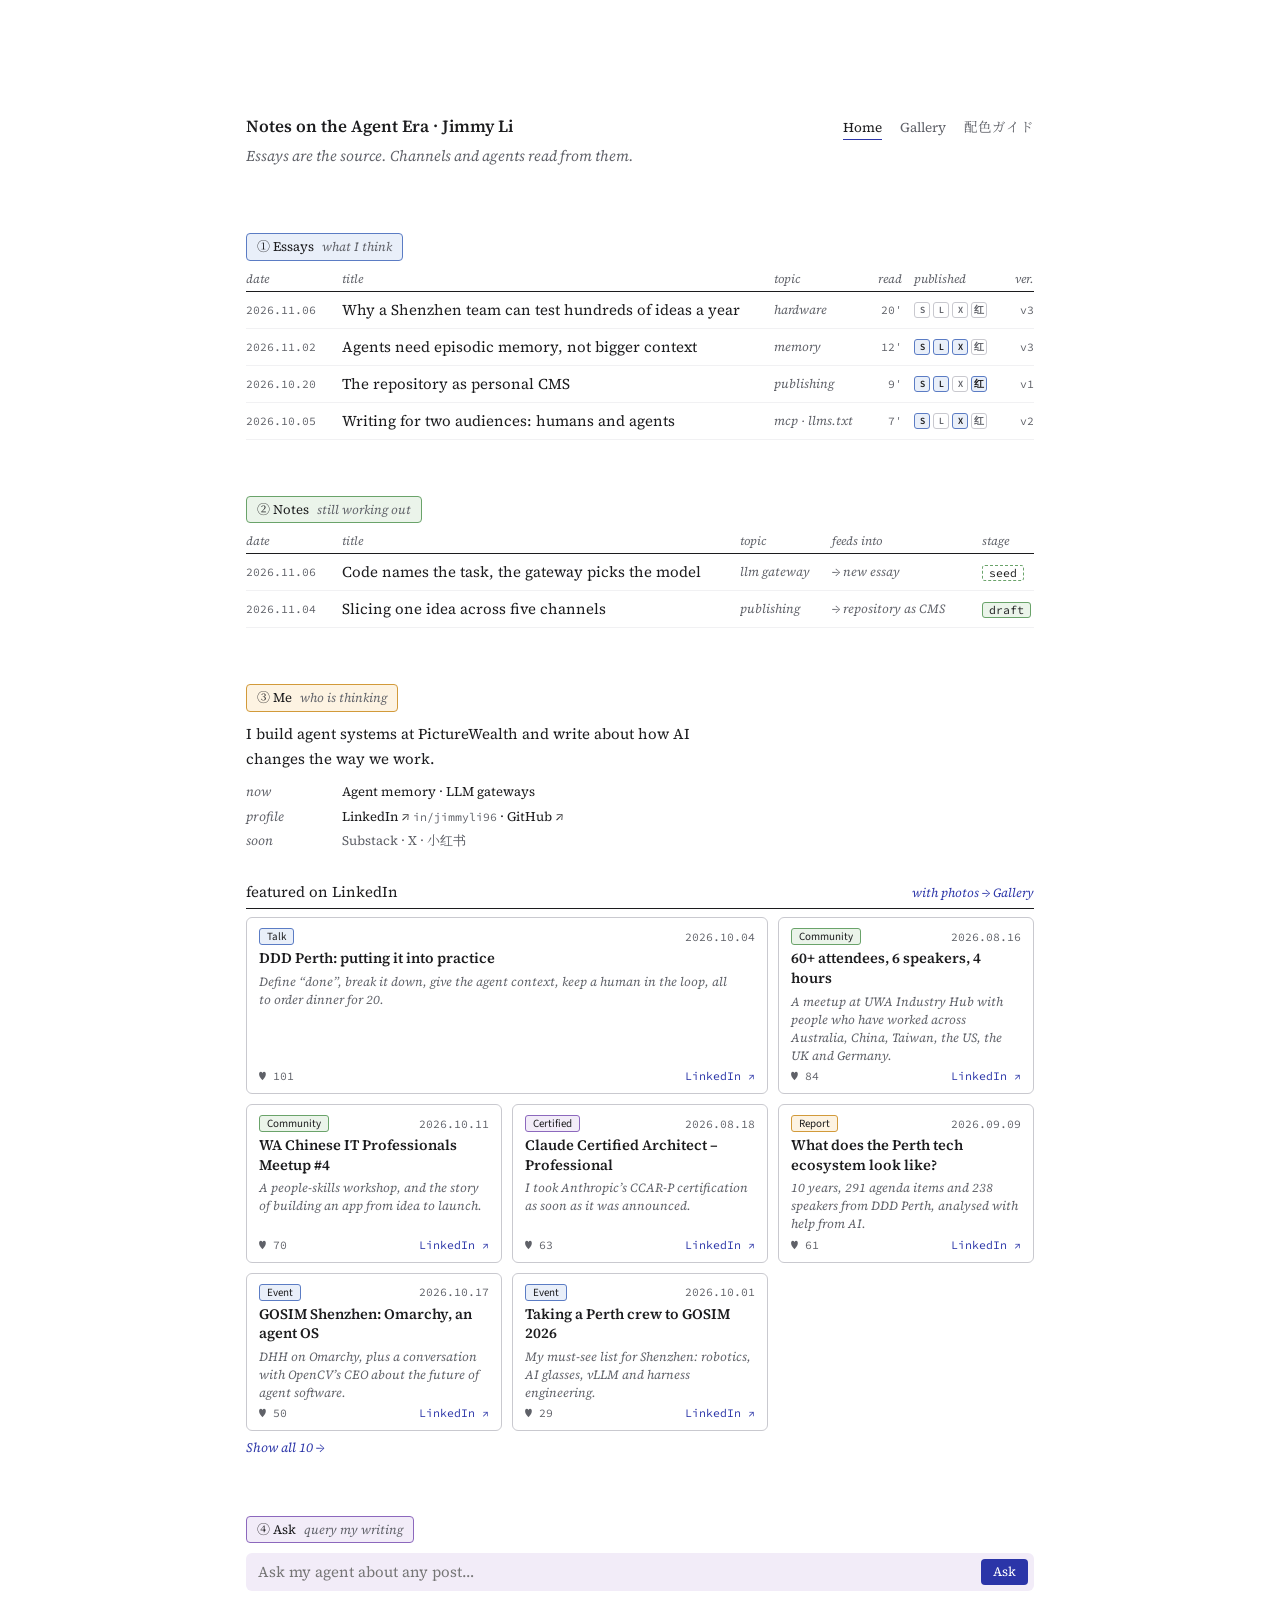
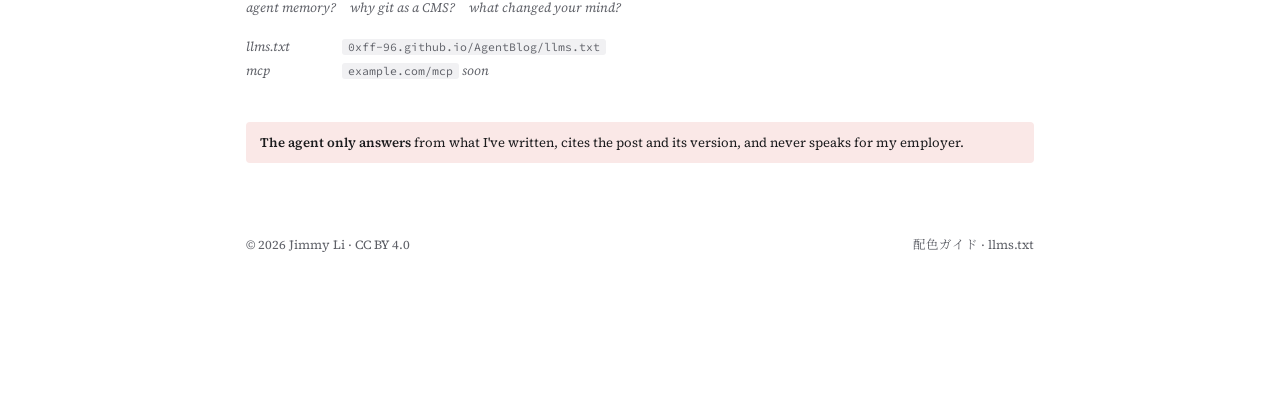
<file: index.html>
<!doctype html>
<html lang="en">
<head>
<meta charset="utf-8">
<meta name="viewport" content="width=device-width, initial-scale=1">
<title>Notes on the Agent Era</title>
<link rel="alternate" type="text/plain" href="llms.txt" title="LLM index">
<link rel="me" href="https://www.linkedin.com/in/jimmyli96/">
<link href="https://fonts.googleapis.com/css2?family=Source+Serif+4:ital,opsz,wght@0,8..60,400;0,8..60,600;1,8..60,400&family=Noto+Serif+JP:wght@400;600&family=Source+Sans+3:wght@400;600&family=Source+Code+Pro&display=swap" rel="stylesheet">
<link rel="stylesheet" href="styles/tokens.css?v=3">
<style>
*{box-sizing:border-box;margin:0;padding:0}
body{background:var(--bg);color:var(--ink);font:15px/1.65 var(--serif)}
a{color:inherit;text-decoration:none;transition:color .2s}
a:hover{color:var(--wire)}
.chip{font:11.5px var(--mono);background:var(--chip);color:var(--mute);padding:1px 6px;border-radius:3px;white-space:nowrap}
.wrap{max-width:820px;margin:0 auto;padding:112px 16px 144px}

header{margin-bottom:64px}
header h1{font-weight:600;font-size:17px}
header p{color:var(--mute);font-style:italic;margin-top:4px}
.hn{display:flex;justify-content:space-between;align-items:baseline;flex-wrap:wrap;gap:8px}
.hn nav{display:flex;gap:18px;font-size:13.5px}
.hn nav a{color:var(--mute)}
.hn nav a:hover{color:var(--wire)}
.hn nav a.on{color:var(--ink);border-bottom:1.5px solid var(--wire)}

section{margin-bottom:56px}
.lab{display:inline-flex;gap:8px;align-items:baseline;font-size:13px;padding:2px 10px;border-radius:4px;border:1.5px solid;margin-bottom:10px}
.lab i{color:var(--mute);font-size:12.5px}
.blue{background:var(--blue-bg);border-color:var(--blue-bd)}
.green{background:var(--green-bg);border-color:var(--green-bd)}
.amber{background:var(--amber-bg);border-color:var(--amber-bd)}
.violet{background:var(--violet-bg);border-color:var(--violet-bd)}

.tbl{display:grid}
.tbl.e{grid-template-columns:96px minmax(0,1fr) 100px 40px 88px 32px}
.tbl.n{grid-template-columns:96px minmax(0,1fr) 92px 150px 52px}
.tbl .h,.tbl .row{display:contents}
.tbl .h span{font:italic 12px var(--serif);color:var(--mute);padding:0 12px 4px 0;border-bottom:1px solid var(--ink)}
.tbl .row>*{padding:5px 12px 5px 0;border-bottom:1px solid var(--chip);line-height:26px;white-space:nowrap;overflow:hidden;text-overflow:ellipsis}
.tbl .row>:last-child,.tbl .h>:last-child{padding-right:0}
.tbl .row:hover>*{color:var(--wire);background:color-mix(in srgb,var(--blue-bg) 50%,transparent)}
.tbl .r-al{text-align:right}
.tp{font-size:12.5px;color:var(--mute);font-style:italic}
.num{font:11.5px var(--mono);color:var(--mute)}
.tbl .row>.ch{display:flex;gap:3px;align-items:center}
.ch i{font:600 9.5px var(--sans);font-style:normal;width:16px;height:16px;display:inline-grid;place-items:center;border-radius:3px;border:1px solid var(--hair);color:var(--mute)}
.ch i.on{background:var(--blue-bg);border-color:var(--blue-bd);color:var(--ink)}
.st{font:11.5px var(--mono);padding:0 6px;border-radius:3px;border:1px dashed var(--green-bd)}
.st.grow{border-style:solid;background:var(--green-bg)}
.n .row:hover>*{background:color-mix(in srgb,var(--green-bg) 60%,transparent)}

.me p{max-width:480px}
.kv{display:grid;grid-template-columns:84px 1fr;gap:3px 12px;margin-top:10px;font-size:13px}
.kv dt{color:var(--mute);font-style:italic}

form{display:flex;gap:8px;background:var(--violet-bg);border-radius:6px;padding:6px 6px 6px 12px}
form input{flex:1;border:0;background:none;font:inherit;color:var(--ink);outline:none}
form button{border:0;background:var(--wire);color:#fff;font:inherit;font-size:13px;border-radius:4px;padding:2px 12px;cursor:pointer}
.sug{display:flex;gap:14px;flex-wrap:wrap;margin-top:8px}
.sug button{font:italic 13px var(--serif);color:var(--mute);background:none;border:0;cursor:pointer;padding:0}
.sug button:hover{color:var(--wire)}
#out{display:grid;gap:6px;margin-top:10px}
#out p{border-left:2px solid var(--violet-bd);padding-left:10px}
#out p.u{border:0;padding:0;color:var(--mute);font-style:italic}

.note{background:var(--rose-bg);border-radius:4px;padding:10px 14px;font-size:13px;margin-top:-16px}
.note b{font-weight:600}
footer{margin-top:72px;display:flex;justify-content:space-between;gap:8px;flex-wrap:wrap;color:var(--mute);font-size:12.5px}

.r{opacity:0;transform:translateY(8px);transition:opacity .6s ease,transform .6s cubic-bezier(.2,.7,.2,1)}
.r.in{opacity:1;transform:none}
@media (prefers-reduced-motion:reduce){.r{opacity:1;transform:none;transition:none}}
@media (max-width:640px){.wrap{padding:64px 16px 96px}.kv{grid-template-columns:1fr}
  .tbl.e{grid-template-columns:84px minmax(0,1fr) 32px}.tbl.n{grid-template-columns:84px minmax(0,1fr) 52px}
  .tbl .h,.tbl .hide{display:none}}

/* featured LinkedIn gallery */
.fh{display:flex;justify-content:space-between;align-items:baseline;margin:28px 0 8px;padding-bottom:4px;border-bottom:1px solid var(--ink)}
.fh i{font-size:12px;color:var(--mute)}
.gal{display:grid;grid-template-columns:repeat(3,minmax(0,1fr));gap:10px}
.card{display:flex;flex-direction:column;gap:4px;background:var(--card);border:1px solid var(--hair);border-radius:6px;padding:10px 12px;color:var(--ink);transition:border-color .2s,transform .2s}
.card:hover{border-color:var(--wire);color:var(--ink);transform:translateY(-2px)}
.card .k{display:flex;justify-content:space-between;align-items:center}
.kind{font:11px var(--sans);padding:0 7px;border-radius:3px;border:1px solid}
.kind.talk{background:var(--blue-bg);border-color:var(--blue-bd)}
.kind.com{background:var(--green-bg);border-color:var(--green-bd)}
.kind.rep{background:var(--amber-bg);border-color:var(--amber-bd)}
.kind.cert{background:var(--violet-bg);border-color:var(--violet-bd)}
.card b{font-weight:600;font-size:14.5px;line-height:1.35}
.card p{font-size:12.5px;line-height:1.45;color:var(--mute);font-style:italic;flex:1}
.card .f{display:flex;justify-content:space-between}
.card .f .go{color:var(--wire)}
.card.top{grid-column:span 2}
.card.more{display:none}
.gal.all .card.more{display:flex}
.tog{margin-top:8px;background:none;border:0;font:italic 13px var(--serif);color:var(--wire);cursor:pointer;padding:0}
@media (max-width:640px){.gal{grid-template-columns:1fr 1fr}.card.top{grid-column:1/-1}}
@media (max-width:420px){.gal{grid-template-columns:1fr}}
</style>
</head>
<body><div class="wrap">

<header class="r">
  <div class="hn"><h1>Notes on the Agent Era · Jimmy Li</h1><nav><a class="on" href="index.html">Home</a><a href="gallery.html">Gallery</a><a href="styleguide.html">配色ガイド</a></nav></div>
  <p>Essays are the source. Channels and agents read from them.</p>
</header>

<section class="r">
  <div class="lab blue">① Essays <i>what I think</i></div>
  <div class="tbl e" role="table">
    <div class="h" role="row"><span>date</span><span>title</span><span class="hide">topic</span><span class="hide r-al">read</span><span class="hide">published</span><span class="r-al">ver.</span></div>
    <a class="row" href="posts/shenzhen-hardware.html"><span class="num">2026.11.06</span><span>Why a Shenzhen team can test hundreds of ideas a year</span><span class="tp hide">hardware</span><span class="num hide r-al">20′</span><span class="ch hide" title="not yet syndicated"><i>S</i><i>L</i><i>X</i><i>红</i></span><span class="num r-al">v3</span></a>
    <a class="row" href="posts/agent-memory.html"><span class="num">2026.11.02</span><span>Agents need episodic memory, not bigger context</span><span class="tp hide">memory</span><span class="num hide r-al">12′</span><span class="ch hide" title="Substack · LinkedIn · X · 小红书"><i class="on">S</i><i class="on">L</i><i class="on">X</i><i>红</i></span><span class="num r-al">v3</span></a>
    <a class="row" href="#"><span class="num">2026.10.20</span><span>The repository as personal CMS</span><span class="tp hide">publishing</span><span class="num hide r-al">9′</span><span class="ch hide"><i class="on">S</i><i class="on">L</i><i>X</i><i class="on">红</i></span><span class="num r-al">v1</span></a>
    <a class="row" href="#"><span class="num">2026.10.05</span><span>Writing for two audiences: humans and agents</span><span class="tp hide">mcp · llms.txt</span><span class="num hide r-al">7′</span><span class="ch hide"><i class="on">S</i><i>L</i><i class="on">X</i><i>红</i></span><span class="num r-al">v2</span></a>
  </div>
</section>

<section class="r">
  <div class="lab green">② Notes <i>still working out</i></div>
  <div class="tbl n" role="table">
    <div class="h" role="row"><span>date</span><span>title</span><span class="hide">topic</span><span class="hide">feeds into</span><span>stage</span></div>
    <a class="row" href="#"><span class="num">2026.11.06</span><span>Code names the task, the gateway picks the model</span><span class="tp hide">llm gateway</span><span class="tp hide">→ new essay</span><span><b class="st">seed</b></span></a>
    <a class="row" href="#"><span class="num">2026.11.04</span><span>Slicing one idea across five channels</span><span class="tp hide">publishing</span><span class="tp hide">→ repository as CMS</span><span><b class="st grow">draft</b></span></a>
  </div>
</section>

<section class="r me">
  <div class="lab amber">③ Me <i>who is thinking</i></div>
  <p>I build agent systems at PictureWealth and write about how AI changes the way we work.</p>
  <dl class="kv"><dt>now</dt><dd>Agent memory · LLM gateways</dd><dt>profile</dt><dd><a href="https://www.linkedin.com/in/jimmyli96/" rel="me noopener" target="_blank">LinkedIn ↗</a> <span class="num">in/jimmyli96</span> · <a href="https://github.com/0XFF-96" rel="me noopener" target="_blank">GitHub ↗</a></dd><dt>soon</dt><dd style="color:var(--mute)">Substack · X · 小红书</dd></dl>
  <div class="fh"><span>featured on LinkedIn</span><a href="gallery.html" style="font-size:12.5px;font-style:italic;color:var(--wire)">with photos → Gallery</a></div>
  <div class="gal" id="gal">
    <a class="card top" href="https://www.linkedin.com/feed/update/urn:li:activity:7512320687684972544/" target="_blank" rel="noopener"><span class="k"><span class="kind talk">Talk</span><span class="num">2026.10.04</span></span><b>DDD Perth: putting it into practice</b><p>Define “done”, break it down, give the agent context, keep a human in the loop, all to order dinner for 20.</p><span class="f num"><span>♥ 101</span><span class="go">LinkedIn ↗</span></span></a>
    <a class="card" href="https://www.linkedin.com/feed/update/urn:li:activity:7494651574732906497/" target="_blank" rel="noopener"><span class="k"><span class="kind com">Community</span><span class="num">2026.08.16</span></span><b>60+ attendees, 6 speakers, 4 hours</b><p>A meetup at UWA Industry Hub with people who have worked across Australia, China, Taiwan, the US, the UK and Germany.</p><span class="f num"><span>♥ 84</span><span class="go">LinkedIn ↗</span></span></a>
    <a class="card" href="https://www.linkedin.com/feed/update/urn:li:activity:7514873171167096832/" target="_blank" rel="noopener"><span class="k"><span class="kind com">Community</span><span class="num">2026.10.11</span></span><b>WA Chinese IT Professionals Meetup #4</b><p>A people-skills workshop, and the story of building an app from idea to launch.</p><span class="f num"><span>♥ 70</span><span class="go">LinkedIn ↗</span></span></a>
    <a class="card" href="https://www.linkedin.com/feed/update/urn:li:activity:7495461268250669056/" target="_blank" rel="noopener"><span class="k"><span class="kind cert">Certified</span><span class="num">2026.08.18</span></span><b>Claude Certified Architect – Professional</b><p>I took Anthropic’s CCAR-P certification as soon as it was announced.</p><span class="f num"><span>♥ 63</span><span class="go">LinkedIn ↗</span></span></a>
    <a class="card" href="https://www.linkedin.com/feed/update/urn:li:activity:7503588154566856704/" target="_blank" rel="noopener"><span class="k"><span class="kind rep">Report</span><span class="num">2026.09.09</span></span><b>What does the Perth tech ecosystem look like?</b><p>10 years, 291 agenda items and 238 speakers from DDD Perth, analysed with help from AI.</p><span class="f num"><span>♥ 61</span><span class="go">LinkedIn ↗</span></span></a>
    <a class="card" href="https://www.linkedin.com/feed/update/urn:li:activity:7517058656639655937/" target="_blank" rel="noopener"><span class="k"><span class="kind talk">Event</span><span class="num">2026.10.17</span></span><b>GOSIM Shenzhen: Omarchy, an agent OS</b><p>DHH on Omarchy, plus a conversation with OpenCV’s CEO about the future of agent software.</p><span class="f num"><span>♥ 50</span><span class="go">LinkedIn ↗</span></span></a>
    <a class="card" href="https://www.linkedin.com/feed/update/urn:li:activity:7511553190446686208/" target="_blank" rel="noopener"><span class="k"><span class="kind talk">Event</span><span class="num">2026.10.01</span></span><b>Taking a Perth crew to GOSIM 2026</b><p>My must-see list for Shenzhen: robotics, AI glasses, vLLM and harness engineering.</p><span class="f num"><span>♥ 29</span><span class="go">LinkedIn ↗</span></span></a>
    <a class="card more" href="https://www.linkedin.com/feed/update/urn:li:activity:7473155019681316865/" target="_blank" rel="noopener"><span class="k"><span class="kind com">Community</span><span class="num">2026.06.17</span></span><b>Perth Build Club turns one</b><p>Our “silly pitch”: personal AI agents that talk on your behalf, built on agent-to-agent (A2A) infrastructure.</p><span class="f num"><span>♥ 60</span><span class="go">LinkedIn ↗</span></span></a>
    <a class="card more" href="https://www.linkedin.com/feed/update/urn:li:activity:7471858050761646080/" target="_blank" rel="noopener"><span class="k"><span class="kind com">Community</span><span class="num">2026.06.14</span></span><b>WA IT Chinese Community Meetup</b><p>Career growth in software engineering, and an afternoon of good discussion.</p><span class="f num"><span>♥ 60</span><span class="go">LinkedIn ↗</span></span></a>
    <a class="card more" href="https://www.linkedin.com/feed/update/urn:li:activity:7461924770725597185/" target="_blank" rel="noopener"><span class="k"><span class="kind talk">Mentoring</span><span class="num">2026.05.17</span></span><b>Lessons from a Principal Engineer</b><p>What I learned from catching up with a principal engineer at Atlassian.</p><span class="f num"><span>♥ 43</span><span class="go">LinkedIn ↗</span></span></a>
  </div>
  <button class="tog" id="tog" aria-expanded="false">Show all 10 →</button>
</section>

<section class="r">
  <div class="lab violet">④ Ask <i>query my writing</i></div>
  <form id="f"><input id="q" placeholder="Ask my agent about any post…" aria-label="Ask a question"><button>Ask</button></form>
  <div class="sug"><button>agent memory?</button><button>why git as a CMS?</button><button>what changed your mind?</button></div>
  <div id="out"></div>
  <dl class="kv"><dt>llms.txt</dt><dd><a class="chip" href="llms.txt">0xff-96.github.io/AgentBlog/llms.txt</a></dd><dt>mcp</dt><dd><span class="chip">example.com/mcp</span> <i style="color:var(--mute)">soon</i></dd></dl>
</section>

<p class="note r"><b>The agent only answers</b> from what I've written, cites the post and its version, and never speaks for my employer.</p>

<footer class="r"><span>© 2026 Jimmy Li · CC BY 4.0</span><span><a href="styleguide.html">配色ガイド</a> · <a href="llms.txt">llms.txt</a></span></footer>
</div>
<script>
const gal=document.getElementById('gal'),tog=document.getElementById('tog');
tog.onclick=()=>{const all=gal.classList.toggle('all');tog.textContent=all?'Show fewer ←':'Show all 10 →';tog.setAttribute('aria-expanded',all)};
const io=new IntersectionObserver(es=>es.forEach(e=>{if(e.isIntersecting){e.target.classList.add('in');io.unobserve(e.target)}}),{threshold:.1});
document.querySelectorAll('.r').forEach((el,i)=>{el.style.transitionDelay=Math.min(i,4)*70+'ms';io.observe(el)});
// demo only: replace with the MCP/API backend
const out=document.getElementById('out'),q=document.getElementById('q');
function say(t,u){const p=document.createElement('p');if(u)p.className='u';p.textContent=t;out.appendChild(p)}
function ask(t){if(!t)return;say(t,1);setTimeout(()=>say('Demo reply. Once connected, the answer will come from my posts and cite them.'),400)}
document.getElementById('f').onsubmit=e=>{e.preventDefault();ask(q.value.trim());q.value=''};
document.querySelectorAll('.sug button').forEach(b=>b.onclick=()=>ask(b.textContent));
</script>
</body>
</html>
</file>
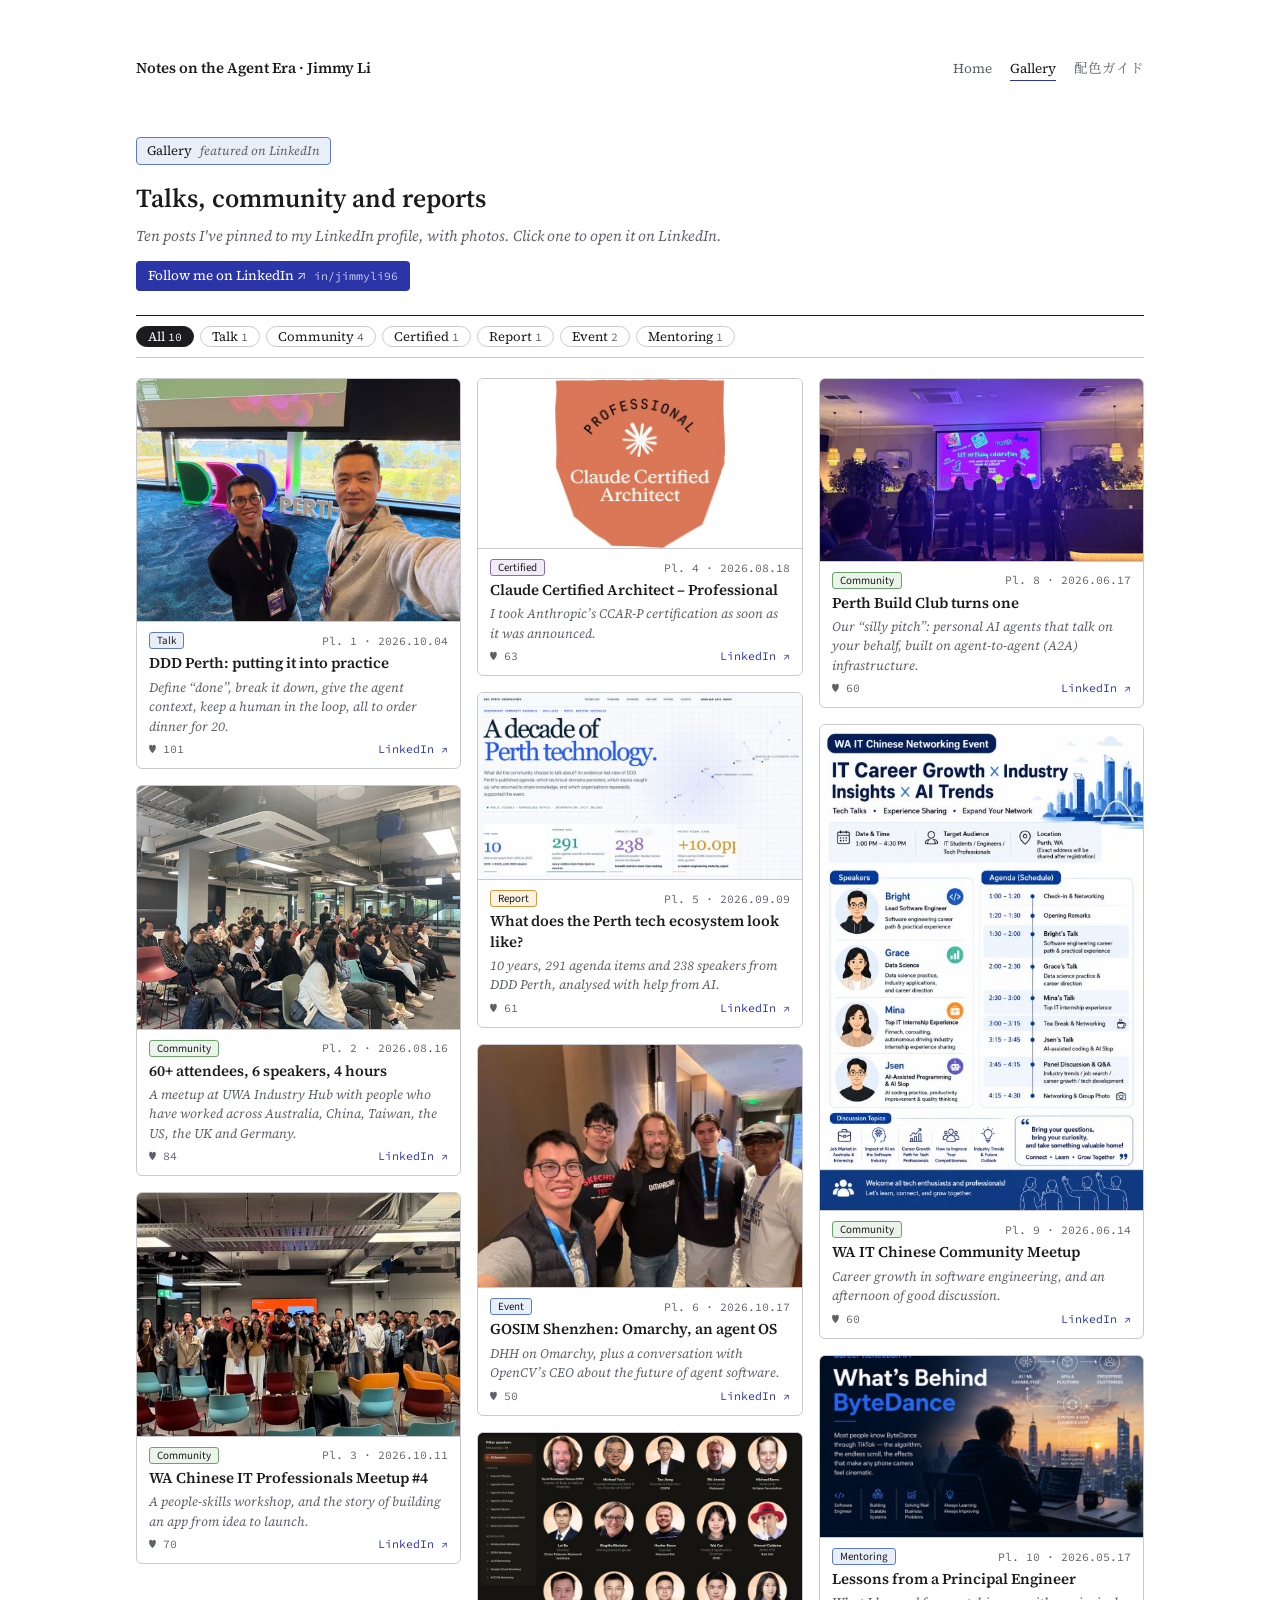
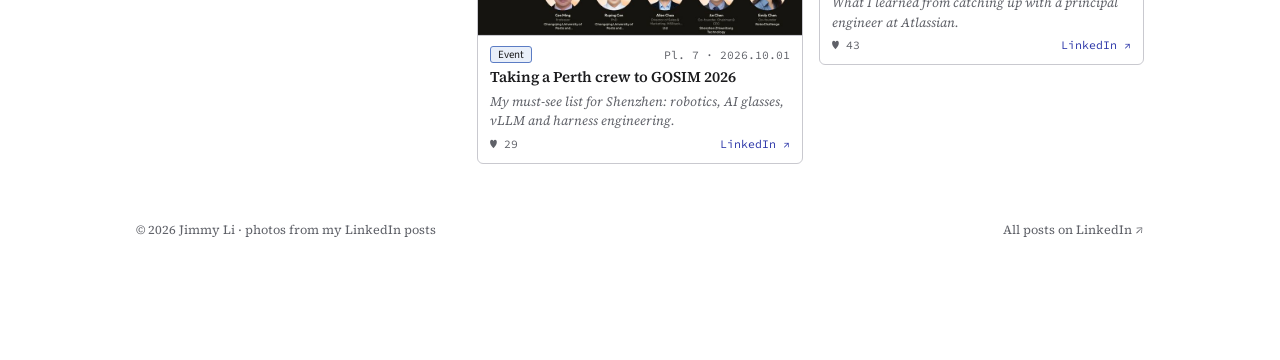
<file: gallery.html>
<!doctype html>
<html lang="en">
<head>
<meta charset="utf-8">
<meta name="viewport" content="width=device-width, initial-scale=1">
<title>Gallery · Notes on the Agent Era</title>
<meta name="description" content="Featured LinkedIn posts by Jimmy Li: talks, community meetups and reports.">
<link href="https://fonts.googleapis.com/css2?family=Source+Serif+4:ital,opsz,wght@0,8..60,400;0,8..60,600;1,8..60,400&family=Noto+Serif+JP:wght@400;600&family=Source+Sans+3:wght@400;600&family=Source+Code+Pro&display=swap" rel="stylesheet">
<link rel="stylesheet" href="styles/tokens.css?v=3">
<style>
*{box-sizing:border-box;margin:0;padding:0}
body{background:var(--bg);color:var(--ink);font:15px/1.65 var(--serif)}
a{color:inherit;text-decoration:none;transition:color .2s}
.num{font:11.5px var(--mono);color:var(--mute)}
.wrap{max-width:1040px;margin:0 auto;padding:56px 16px 120px}
nav.site{display:flex;justify-content:space-between;align-items:baseline;flex-wrap:wrap;gap:8px;font-size:13.5px;margin-bottom:56px}
nav.site b{font-weight:600;font-size:15px}
nav.site div{display:flex;gap:18px}
nav.site div a{color:var(--mute)}
nav.site div a:hover{color:var(--wire)}
nav.site div a.on{color:var(--ink);border-bottom:1.5px solid var(--wire)}
header{margin-bottom:24px}
.lab{display:inline-flex;gap:8px;align-items:baseline;font-size:13px;padding:2px 10px;border-radius:4px;border:1.5px solid;background:var(--blue-bg);border-color:var(--blue-bd)}
.lab i{color:var(--mute);font-size:12.5px}
h1{font-weight:600;font-size:26px;margin:12px 0 4px}
header p{color:var(--mute);font-style:italic}
.follow{display:inline-flex;gap:8px;align-items:baseline;margin-top:12px;background:var(--wire);color:#fff;font-size:13.5px;padding:4px 12px;border-radius:4px}
.follow .num{color:#c9cdf5}
.follow:hover{opacity:.9}
.fil{display:flex;gap:6px;flex-wrap:wrap;padding:10px 0;margin-bottom:20px;border-top:1px solid var(--ink);border-bottom:1px solid var(--hair)}
.fil button{font:13px var(--serif);background:none;border:1px solid var(--hair);border-radius:99px;padding:1px 11px;cursor:pointer;color:var(--ink)}
.fil button:hover{border-color:var(--wire)}
.fil button.on{background:var(--ink);color:var(--bg);border-color:var(--ink)}
.fil button.on .num{color:inherit}
.grid{columns:3 300px;column-gap:16px}
.it{break-inside:avoid;margin:0 0 16px;background:var(--card);border:1px solid var(--hair);border-radius:6px;overflow:hidden;transition:border-color .2s,transform .2s,opacity .3s}
.it:hover{border-color:var(--wire);transform:translateY(-2px)}
.it.hide{display:none}
.it img{display:block;width:100%;height:auto;background:var(--chip);border-bottom:1px solid var(--hair)}
figcaption{display:flex;flex-direction:column;gap:4px;padding:10px 12px 12px}
.k{display:flex;justify-content:space-between;align-items:center}
.kind{font:11px var(--sans);padding:0 7px;border-radius:3px;border:1px solid}
.kind.talk{background:var(--blue-bg);border-color:var(--blue-bd)}
.kind.com{background:var(--green-bg);border-color:var(--green-bd)}
.kind.rep{background:var(--amber-bg);border-color:var(--amber-bd)}
.kind.cert{background:var(--violet-bg);border-color:var(--violet-bd)}
figcaption b{font-weight:600;font-size:15px;line-height:1.35}
figcaption p{font-size:13px;line-height:1.5;color:var(--mute);font-style:italic}
.f{display:flex;justify-content:space-between;margin-top:2px}
.f .go{color:var(--wire)}
footer{margin-top:56px;display:flex;justify-content:space-between;color:var(--mute);font-size:12.5px;flex-wrap:wrap;gap:8px}
footer a:hover{color:var(--wire)}
</style>
</head>
<body><div class="wrap">
  <nav class="site"><a href="index.html"><b>Notes on the Agent Era · Jimmy Li</b></a><div><a href="index.html">Home</a><a class="on" href="gallery.html">Gallery</a><a href="styleguide.html">配色ガイド</a></div></nav>
  <header>
    <span class="lab">Gallery <i>featured on LinkedIn</i></span>
    <h1>Talks, community and reports</h1>
    <p>Ten posts I've pinned to my LinkedIn profile, with photos. Click one to open it on LinkedIn.</p>
    <a class="follow" href="https://www.linkedin.com/in/jimmyli96/" target="_blank" rel="me noopener">Follow me on LinkedIn ↗ <span class="num">in/jimmyli96</span></a>
  </header>
  <div class="fil" role="toolbar" aria-label="Filter by type"><button class="on" data-f="*">All <span class="num">10</span></button><button data-f="Talk">Talk <span class="num">1</span></button><button data-f="Community">Community <span class="num">4</span></button><button data-f="Certified">Certified <span class="num">1</span></button><button data-f="Report">Report <span class="num">1</span></button><button data-f="Event">Event <span class="num">2</span></button><button data-f="Mentoring">Mentoring <span class="num">1</span></button></div>
  <div class="grid" id="grid">
    <figure class="it" data-k="Talk">
      <a href="https://www.linkedin.com/feed/update/urn:li:activity:7512320687684972544/" target="_blank" rel="noopener">
        <img src="assets/linkedin/7512320687684972544.jpg" width="480" height="360" loading="lazy" alt="Photo from the LinkedIn post: DDD Perth: putting it into practice">
        <figcaption>
          <span class="k"><span class="kind talk">Talk</span><span class="num">Pl. 1 · 2026.10.04</span></span>
          <b>DDD Perth: putting it into practice</b>
          <p>Define “done”, break it down, give the agent context, keep a human in the loop, all to order dinner for 20.</p>
          <span class="f num"><span>♥ 101</span><span class="go">LinkedIn ↗</span></span>
        </figcaption>
      </a>
    </figure>
    <figure class="it" data-k="Community">
      <a href="https://www.linkedin.com/feed/update/urn:li:activity:7494651574732906497/" target="_blank" rel="noopener">
        <img src="assets/linkedin/7494651574732906497.jpg" width="480" height="360" loading="lazy" alt="Photo from the LinkedIn post: 60+ attendees, 6 speakers, 4 hours">
        <figcaption>
          <span class="k"><span class="kind com">Community</span><span class="num">Pl. 2 · 2026.08.16</span></span>
          <b>60+ attendees, 6 speakers, 4 hours</b>
          <p>A meetup at UWA Industry Hub with people who have worked across Australia, China, Taiwan, the US, the UK and Germany.</p>
          <span class="f num"><span>♥ 84</span><span class="go">LinkedIn ↗</span></span>
        </figcaption>
      </a>
    </figure>
    <figure class="it" data-k="Community">
      <a href="https://www.linkedin.com/feed/update/urn:li:activity:7514873171167096832/" target="_blank" rel="noopener">
        <img src="assets/linkedin/7514873171167096832.jpg" width="480" height="360" loading="lazy" alt="Photo from the LinkedIn post: WA Chinese IT Professionals Meetup #4">
        <figcaption>
          <span class="k"><span class="kind com">Community</span><span class="num">Pl. 3 · 2026.10.11</span></span>
          <b>WA Chinese IT Professionals Meetup #4</b>
          <p>A people-skills workshop, and the story of building an app from idea to launch.</p>
          <span class="f num"><span>♥ 70</span><span class="go">LinkedIn ↗</span></span>
        </figcaption>
      </a>
    </figure>
    <figure class="it" data-k="Certified">
      <a href="https://www.linkedin.com/feed/update/urn:li:activity:7495461268250669056/" target="_blank" rel="noopener">
        <img src="assets/linkedin/7495461268250669056.jpg" width="672" height="352" loading="lazy" alt="Photo from the LinkedIn post: Claude Certified Architect – Professional">
        <figcaption>
          <span class="k"><span class="kind cert">Certified</span><span class="num">Pl. 4 · 2026.08.18</span></span>
          <b>Claude Certified Architect – Professional</b>
          <p>I took Anthropic’s CCAR-P certification as soon as it was announced.</p>
          <span class="f num"><span>♥ 63</span><span class="go">LinkedIn ↗</span></span>
        </figcaption>
      </a>
    </figure>
    <figure class="it" data-k="Report">
      <a href="https://www.linkedin.com/feed/update/urn:li:activity:7503588154566856704/" target="_blank" rel="noopener">
        <img src="assets/linkedin/7503588154566856704.jpg" width="800" height="460" loading="lazy" alt="Photo from the LinkedIn post: What does the Perth tech ecosystem look like?">
        <figcaption>
          <span class="k"><span class="kind rep">Report</span><span class="num">Pl. 5 · 2026.09.09</span></span>
          <b>What does the Perth tech ecosystem look like?</b>
          <p>10 years, 291 agenda items and 238 speakers from DDD Perth, analysed with help from AI.</p>
          <span class="f num"><span>♥ 61</span><span class="go">LinkedIn ↗</span></span>
        </figcaption>
      </a>
    </figure>
    <figure class="it" data-k="Event">
      <a href="https://www.linkedin.com/feed/update/urn:li:activity:7517058656639655937/" target="_blank" rel="noopener">
        <img src="assets/linkedin/7517058656639655937.jpg" width="480" height="360" loading="lazy" alt="Photo from the LinkedIn post: GOSIM Shenzhen: Omarchy, an agent OS">
        <figcaption>
          <span class="k"><span class="kind talk">Event</span><span class="num">Pl. 6 · 2026.10.17</span></span>
          <b>GOSIM Shenzhen: Omarchy, an agent OS</b>
          <p>DHH on Omarchy, plus a conversation with OpenCV’s CEO about the future of agent software.</p>
          <span class="f num"><span>♥ 50</span><span class="go">LinkedIn ↗</span></span>
        </figcaption>
      </a>
    </figure>
    <figure class="it" data-k="Event">
      <a href="https://www.linkedin.com/feed/update/urn:li:activity:7511553190446686208/" target="_blank" rel="noopener">
        <img src="assets/linkedin/7511553190446686208.jpg" width="800" height="502" loading="lazy" alt="Photo from the LinkedIn post: Taking a Perth crew to GOSIM 2026">
        <figcaption>
          <span class="k"><span class="kind talk">Event</span><span class="num">Pl. 7 · 2026.10.01</span></span>
          <b>Taking a Perth crew to GOSIM 2026</b>
          <p>My must-see list for Shenzhen: robotics, AI glasses, vLLM and harness engineering.</p>
          <span class="f num"><span>♥ 29</span><span class="go">LinkedIn ↗</span></span>
        </figcaption>
      </a>
    </figure>
    <figure class="it" data-k="Community">
      <a href="https://www.linkedin.com/feed/update/urn:li:activity:7473155019681316865/" target="_blank" rel="noopener">
        <img src="assets/linkedin/7473155019681316865.jpg" width="800" height="450" loading="lazy" alt="Photo from the LinkedIn post: Perth Build Club turns one">
        <figcaption>
          <span class="k"><span class="kind com">Community</span><span class="num">Pl. 8 · 2026.06.17</span></span>
          <b>Perth Build Club turns one</b>
          <p>Our “silly pitch”: personal AI agents that talk on your behalf, built on agent-to-agent (A2A) infrastructure.</p>
          <span class="f num"><span>♥ 60</span><span class="go">LinkedIn ↗</span></span>
        </figcaption>
      </a>
    </figure>
    <figure class="it" data-k="Community">
      <a href="https://www.linkedin.com/feed/update/urn:li:activity:7471858050761646080/" target="_blank" rel="noopener">
        <img src="assets/linkedin/7471858050761646080.jpg" width="480" height="720" loading="lazy" alt="Photo from the LinkedIn post: WA IT Chinese Community Meetup">
        <figcaption>
          <span class="k"><span class="kind com">Community</span><span class="num">Pl. 9 · 2026.06.14</span></span>
          <b>WA IT Chinese Community Meetup</b>
          <p>Career growth in software engineering, and an afternoon of good discussion.</p>
          <span class="f num"><span>♥ 60</span><span class="go">LinkedIn ↗</span></span>
        </figcaption>
      </a>
    </figure>
    <figure class="it" data-k="Mentoring">
      <a href="https://www.linkedin.com/feed/update/urn:li:activity:7461924770725597185/" target="_blank" rel="noopener">
        <img src="assets/linkedin/7461924770725597185.jpg" width="752" height="422" loading="lazy" alt="Photo from the LinkedIn post: Lessons from a Principal Engineer">
        <figcaption>
          <span class="k"><span class="kind talk">Mentoring</span><span class="num">Pl. 10 · 2026.05.17</span></span>
          <b>Lessons from a Principal Engineer</b>
          <p>What I learned from catching up with a principal engineer at Atlassian.</p>
          <span class="f num"><span>♥ 43</span><span class="go">LinkedIn ↗</span></span>
        </figcaption>
      </a>
    </figure>
  </div>
  <footer><span>© 2026 Jimmy Li · photos from my LinkedIn posts</span><a href="https://www.linkedin.com/in/jimmyli96/" target="_blank" rel="noopener">All posts on LinkedIn ↗</a></footer>
</div>
<script>
const bs=[...document.querySelectorAll('.fil button')],its=[...document.querySelectorAll('.it')];
bs.forEach(b=>b.onclick=()=>{bs.forEach(x=>x.classList.toggle('on',x===b));const f=b.dataset.f;its.forEach(i=>i.classList.toggle('hide',f!=='*'&&i.dataset.k!==f))});
</script>
</body>
</html>
</file>
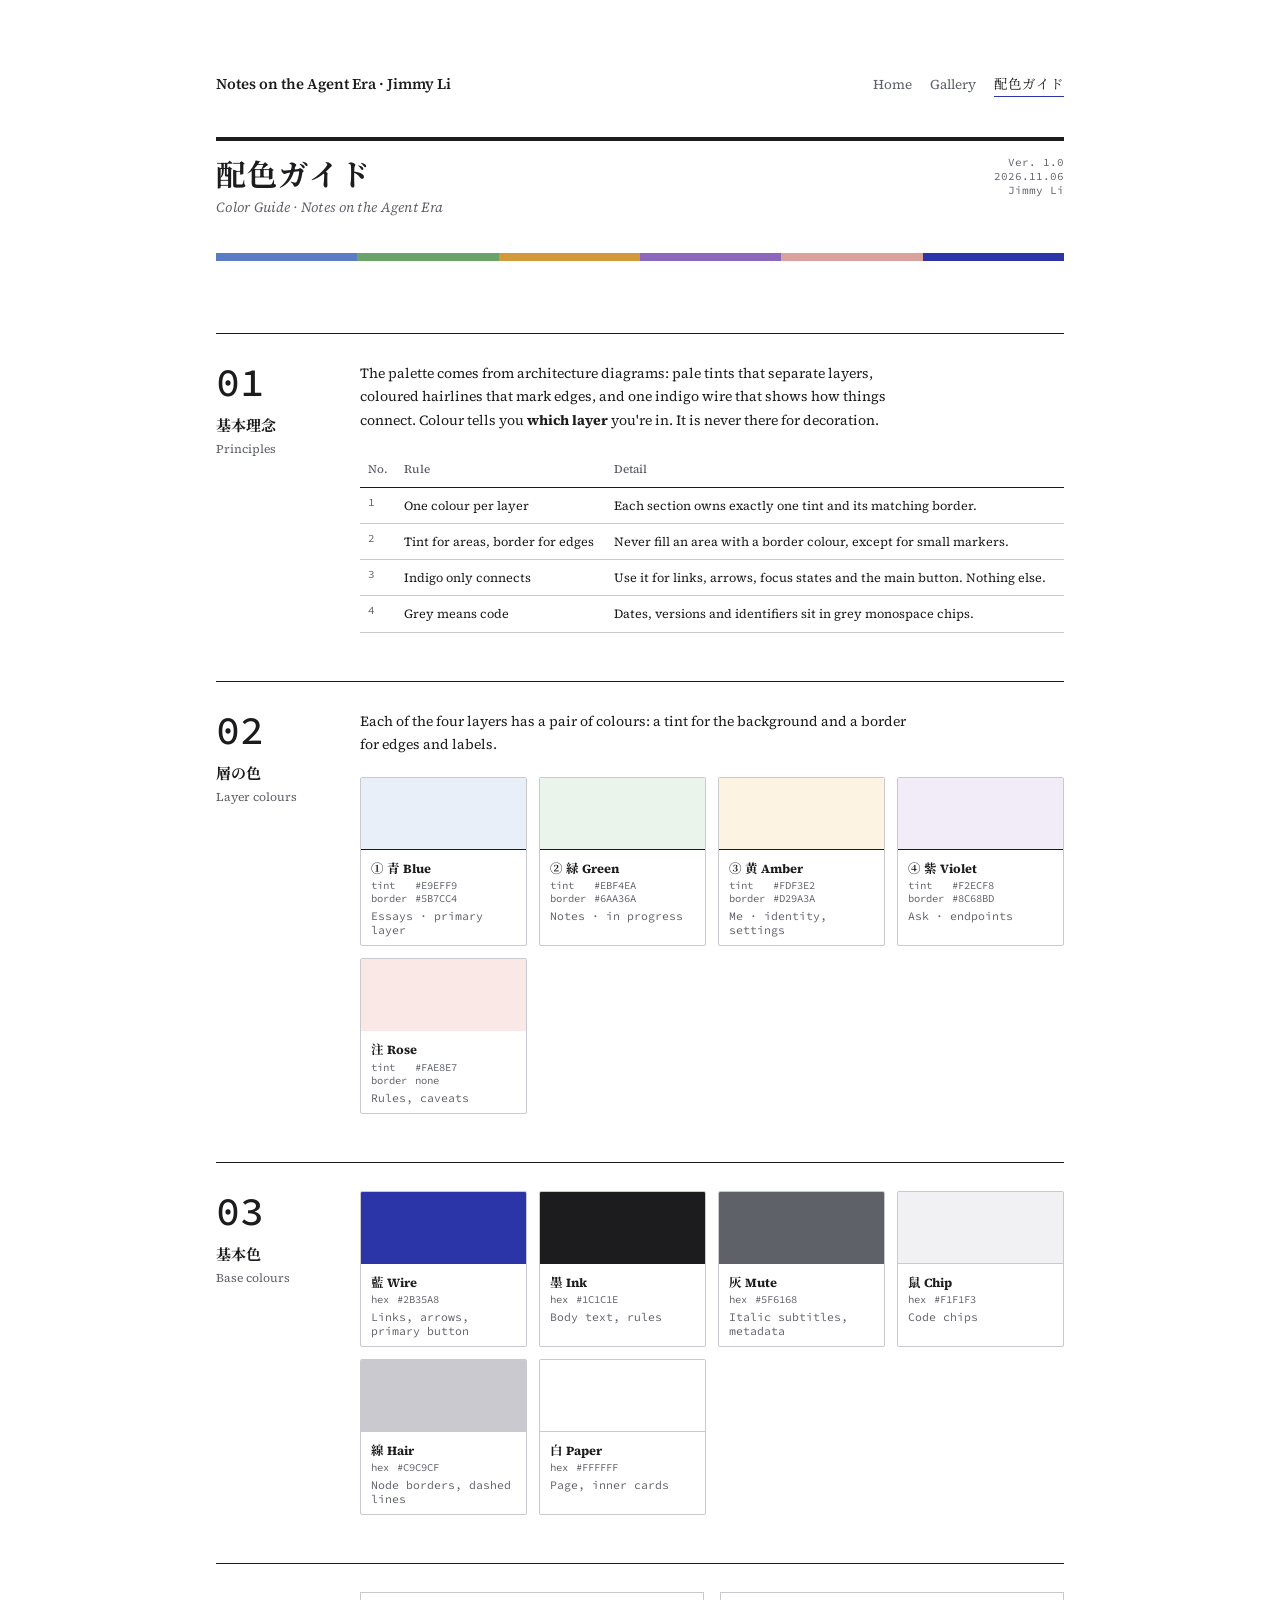
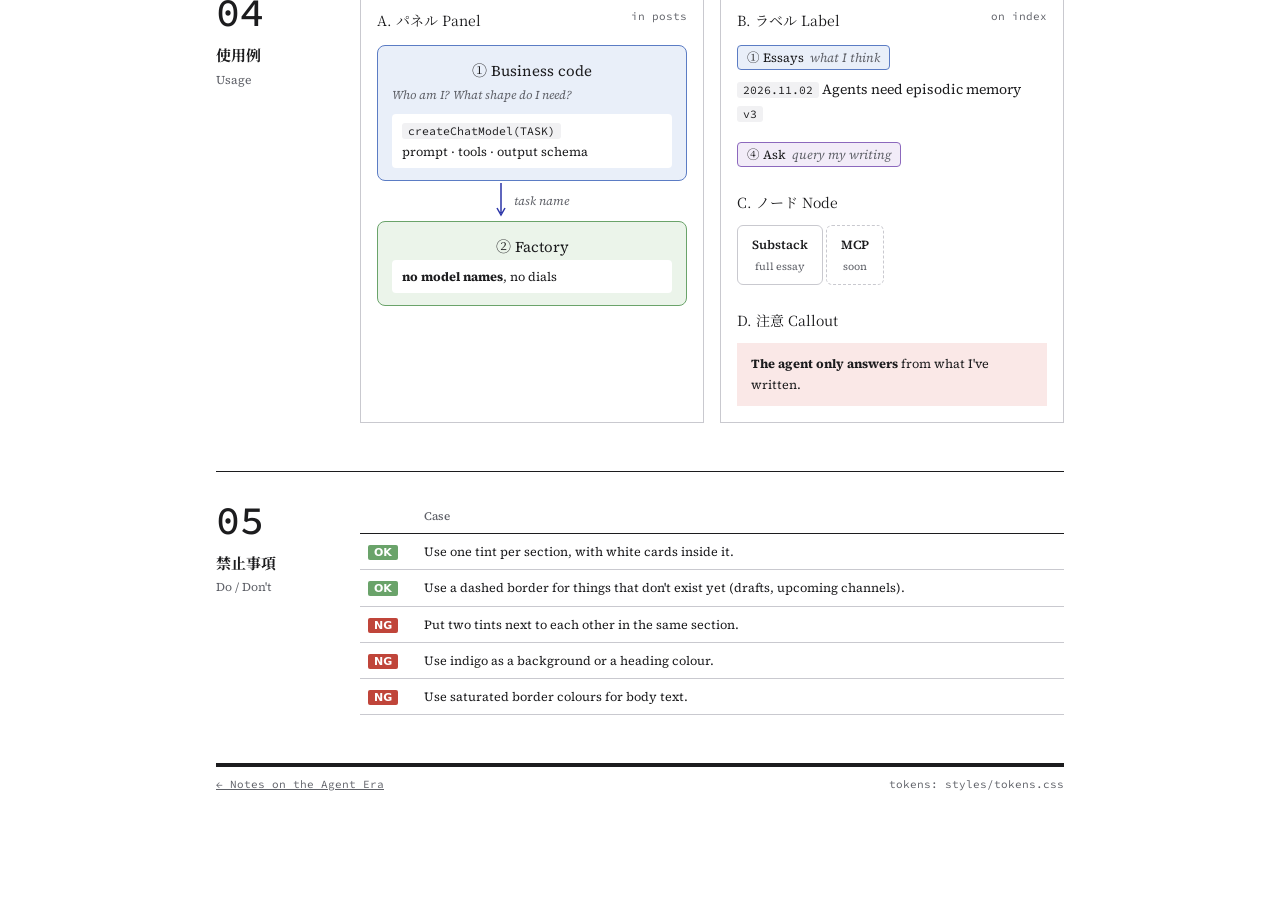
<file: styleguide.html>
<!doctype html>
<html lang="ja">
<head>
<meta charset="utf-8">
<meta name="viewport" content="width=device-width, initial-scale=1">
<title>Color Guide</title>
<link href="https://fonts.googleapis.com/css2?family=Source+Serif+4:ital,opsz,wght@0,8..60,400;0,8..60,600;1,8..60,400&family=Noto+Serif+JP:wght@400;600;700&family=Source+Code+Pro&display=swap" rel="stylesheet">
<link rel="stylesheet" href="styles/tokens.css?v=3">
<link rel="stylesheet" href="styles/nav.css">
<style>
*{box-sizing:border-box;margin:0;padding:0}
body{background:var(--bg);color:var(--ink);font:14px/1.7 var(--serif)}
.jp{font-family:"Noto Serif JP",serif}
.mono{font:11px var(--mono);color:var(--mute)}
.wrap{max-width:880px;margin:0 auto;padding:72px 16px 120px}

/* cover */
.cover{display:grid;grid-template-columns:1fr auto;gap:16px;border-top:4px solid var(--ink);padding-top:14px;margin-bottom:72px}
.cover h1{font:700 30px/1.2 "Noto Serif JP",serif;letter-spacing:.04em}
.cover h1 small{display:block;font:italic 400 14px var(--serif);letter-spacing:.02em;color:var(--mute);margin-top:6px}
.cover .meta{text-align:right}
.cover .bar{grid-column:1/-1;display:flex;height:8px;margin-top:20px}
.cover .bar i{flex:1}

/* chapter */
.ch{display:grid;grid-template-columns:120px 1fr;gap:24px;padding:28px 0 48px;border-top:1px solid var(--ink)}
.ch-h .no{font:500 40px/1 var(--mono);color:var(--ink)}
.ch-h .jp{font-weight:700;font-size:15px;margin-top:10px;display:block}
.ch-h .en{color:var(--mute);font-size:12px}
.lead{max-width:560px;margin-bottom:20px}

/* swatches */
.sw{display:grid;grid-template-columns:repeat(auto-fill,minmax(150px,1fr));gap:12px}
.s{border:1px solid var(--hair);border-radius:2px;overflow:hidden;background:var(--card)}
.s .chip{height:72px;border-bottom:1.5px solid}
.s .chip.split{display:grid;grid-template-rows:1fr 18px}
.s dl{padding:8px 10px;display:grid;grid-template-columns:auto 1fr;gap:0 8px}
.s dt{font-weight:700;font-size:12.5px;grid-column:1/-1}
.s dd{font:10.5px var(--mono);color:var(--mute)}
.s .k{grid-column:1/-1;font-size:11.5px;margin-top:4px}

/* rules table */
table{width:100%;border-collapse:collapse;font-size:12.5px}
th,td{text-align:left;padding:7px 8px;border-bottom:1px solid var(--hair);vertical-align:top}
th{font-weight:500;color:var(--mute);border-bottom:1px solid var(--ink);font-size:11.5px}
td .dot{display:inline-block;width:10px;height:10px;border-radius:2px;border:1.5px solid;margin-right:6px;vertical-align:-1px}

/* examples */
.ex{display:grid;grid-template-columns:1fr 1fr;gap:16px}
.box{border:1px solid var(--hair);padding:16px}
.box .cap{display:flex;justify-content:space-between;margin-bottom:12px}
.panel{border:1.5px solid;border-radius:8px;padding:12px 14px;text-align:center}
.panel h4{font-weight:400;font-size:15px}
.panel .q{font-style:italic;color:var(--mute);font-size:12px;text-align:left;margin:2px 0 8px}
.panel .card{background:var(--card);border-radius:4px;padding:6px 10px;text-align:left;font-size:12.5px}
code{font:11.5px var(--mono);background:var(--chip);padding:1px 6px;border-radius:3px}
.wire{display:flex;align-items:center;gap:8px;justify-content:center;height:40px;color:var(--mute);font-style:italic;font-size:12px}
.wire svg path{stroke:var(--wire);stroke-width:1.5;fill:none}
.node{display:inline-block;border:1.5px solid var(--hair);border-radius:6px;padding:8px 14px;font-weight:600;text-align:center;font-size:12.5px;background:var(--card)}
.node.d{border-style:dashed;background:transparent}
.lab{display:inline-flex;gap:6px;font-size:12.5px;padding:1px 9px;border-radius:4px;border:1.5px solid}
.lab i{color:var(--mute)}
.rose{background:var(--rose-bg);padding:10px 14px;font-size:12.5px}
.ok,.ng{font:700 11px var(--sans);padding:1px 6px;border-radius:2px;color:#fff}
.ok{background:var(--green-bd)}.ng{background:#c0453a}

.blue{background:var(--blue-bg);border-color:var(--blue-bd)}
.green{background:var(--green-bg);border-color:var(--green-bd)}
.amber{background:var(--amber-bg);border-color:var(--amber-bd)}
.violet{background:var(--violet-bg);border-color:var(--violet-bd)}

footer{border-top:4px solid var(--ink);padding-top:10px;display:flex;justify-content:space-between}
@media (max-width:640px){.ch{grid-template-columns:1fr;gap:12px}.ch-h{display:flex;gap:12px;align-items:baseline}.ch-h .jp{margin:0}.ex{grid-template-columns:1fr}.cover{grid-template-columns:1fr}.cover .meta{text-align:left}}
</style>
</head>
<body><div class="wrap">

<nav class="sitenav" aria-label="Site" style="margin-bottom:40px"><a href="index.html">Notes on the Agent Era · Jimmy Li</a><div><a href="index.html">Home</a><a href="gallery.html">Gallery</a><a class="on" href="styleguide.html">配色ガイド</a></div></nav>
<header class="cover">
  <h1>配色ガイド<small>Color Guide · Notes on the Agent Era</small></h1>
  <div class="meta mono">Ver. 1.0<br>2026.11.06<br>Jimmy Li</div>
  <div class="bar" aria-hidden="true"><i style="background:var(--blue-bd)"></i><i style="background:var(--green-bd)"></i><i style="background:var(--amber-bd)"></i><i style="background:var(--violet-bd)"></i><i style="background:var(--rose-bd)"></i><i style="background:var(--wire)"></i></div>
</header>

<!-- 01 -->
<section class="ch">
  <div class="ch-h"><div class="no">01</div><span class="jp">基本理念</span><span class="en">Principles</span></div>
  <div>
    <p class="lead">The palette comes from architecture diagrams: pale tints that separate layers, coloured hairlines that mark edges, and one indigo wire that shows how things connect. Colour tells you <b>which layer</b> you're in. It is never there for decoration.</p>
    <table>
      <tr><th style="width:36px">No.</th><th>Rule</th><th>Detail</th></tr>
      <tr><td class="mono">1</td><td>One colour per layer</td><td>Each section owns exactly one tint and its matching border.</td></tr>
      <tr><td class="mono">2</td><td>Tint for areas, border for edges</td><td>Never fill an area with a border colour, except for small markers.</td></tr>
      <tr><td class="mono">3</td><td>Indigo only connects</td><td>Use it for links, arrows, focus states and the main button. Nothing else.</td></tr>
      <tr><td class="mono">4</td><td>Grey means code</td><td>Dates, versions and identifiers sit in grey monospace chips.</td></tr>
    </table>
  </div>
</section>

<!-- 02 -->
<section class="ch">
  <div class="ch-h"><div class="no">02</div><span class="jp">層の色</span><span class="en">Layer colours</span></div>
  <div>
    <p class="lead">Each of the four layers has a pair of colours: a tint for the background and a border for edges and labels.</p>
    <div class="sw">
      <div class="s"><div class="chip blue"></div><dl><dt>① 青 Blue</dt><dd>tint</dd><dd>#E9EFF9</dd><dd>border</dd><dd>#5B7CC4</dd><dd class="k">Essays · primary layer</dd></dl></div>
      <div class="s"><div class="chip green"></div><dl><dt>② 緑 Green</dt><dd>tint</dd><dd>#EBF4EA</dd><dd>border</dd><dd>#6AA36A</dd><dd class="k">Notes · in progress</dd></dl></div>
      <div class="s"><div class="chip amber"></div><dl><dt>③ 黄 Amber</dt><dd>tint</dd><dd>#FDF3E2</dd><dd>border</dd><dd>#D29A3A</dd><dd class="k">Me · identity, settings</dd></dl></div>
      <div class="s"><div class="chip violet"></div><dl><dt>④ 紫 Violet</dt><dd>tint</dd><dd>#F2ECF8</dd><dd>border</dd><dd>#8C68BD</dd><dd class="k">Ask · endpoints</dd></dl></div>
      <div class="s"><div class="chip" style="background:var(--rose-bg);border-color:var(--rose-bg)"></div><dl><dt>注 Rose</dt><dd>tint</dd><dd>#FAE8E7</dd><dd>border</dd><dd>none</dd><dd class="k">Rules, caveats</dd></dl></div>
    </div>
  </div>
</section>

<!-- 03 -->
<section class="ch">
  <div class="ch-h"><div class="no">03</div><span class="jp">基本色</span><span class="en">Base colours</span></div>
  <div>
    <div class="sw">
      <div class="s"><div class="chip" style="background:var(--wire);border-color:var(--wire)"></div><dl><dt>藍 Wire</dt><dd>hex</dd><dd>#2B35A8</dd><dd class="k">Links, arrows, primary button</dd></dl></div>
      <div class="s"><div class="chip" style="background:var(--ink);border-color:var(--ink)"></div><dl><dt>墨 Ink</dt><dd>hex</dd><dd>#1C1C1E</dd><dd class="k">Body text, rules</dd></dl></div>
      <div class="s"><div class="chip" style="background:var(--mute);border-color:var(--mute)"></div><dl><dt>灰 Mute</dt><dd>hex</dd><dd>#5F6168</dd><dd class="k">Italic subtitles, metadata</dd></dl></div>
      <div class="s"><div class="chip" style="background:var(--chip);border-color:var(--hair)"></div><dl><dt>鼠 Chip</dt><dd>hex</dd><dd>#F1F1F3</dd><dd class="k">Code chips</dd></dl></div>
      <div class="s"><div class="chip" style="background:var(--hair);border-color:var(--hair)"></div><dl><dt>線 Hair</dt><dd>hex</dd><dd>#C9C9CF</dd><dd class="k">Node borders, dashed lines</dd></dl></div>
      <div class="s"><div class="chip" style="background:#fff;border-color:var(--hair)"></div><dl><dt>白 Paper</dt><dd>hex</dd><dd>#FFFFFF</dd><dd class="k">Page, inner cards</dd></dl></div>
    </div>
  </div>
</section>

<!-- 04 -->
<section class="ch">
  <div class="ch-h"><div class="no">04</div><span class="jp">使用例</span><span class="en">Usage</span></div>
  <div class="ex">
    <div class="box">
      <div class="cap"><span class="jp">A. パネル Panel</span><span class="mono">in posts</span></div>
      <div class="panel blue"><h4>① Business code</h4><p class="q">Who am I? What shape do I need?</p><div class="card"><code>createChatModel(TASK)</code><br>prompt · tools · output schema</div></div>
      <div class="wire"><svg width="10" height="36"><path d="M5 0 V30 M1 25 L5 32 L9 25"/></svg>task name</div>
      <div class="panel green"><h4>② Factory</h4><div class="card"><b>no model names</b>, no dials</div></div>
    </div>
    <div class="box">
      <div class="cap"><span class="jp">B. ラベル Label</span><span class="mono">on index</span></div>
      <p><span class="lab blue">① Essays <i>what I think</i></span></p>
      <p style="margin:8px 0"><code>2026.11.02</code> Agents need episodic memory <code>v3</code></p>
      <p style="margin-top:16px"><span class="lab violet">④ Ask <i>query my writing</i></span></p>
      <div class="cap jp" style="margin:24px 0 10px">C. ノード Node</div>
      <span class="node">Substack<br><small style="font-weight:400;color:var(--mute)">full essay</small></span>
      <span class="node d">MCP<br><small style="font-weight:400;color:var(--mute)">soon</small></span>
      <div class="cap jp" style="margin:24px 0 10px">D. 注意 Callout</div>
      <div class="rose"><b>The agent only answers</b> from what I've written.</div>
    </div>
  </div>
</section>

<!-- 05 -->
<section class="ch">
  <div class="ch-h"><div class="no">05</div><span class="jp">禁止事項</span><span class="en">Do / Don't</span></div>
  <div>
    <table>
      <tr><th style="width:56px"></th><th>Case</th></tr>
      <tr><td><span class="ok">OK</span></td><td>Use one tint per section, with white cards inside it.</td></tr>
      <tr><td><span class="ok">OK</span></td><td>Use a dashed border for things that don't exist yet (drafts, upcoming channels).</td></tr>
      <tr><td><span class="ng">NG</span></td><td>Put two tints next to each other in the same section.</td></tr>
      <tr><td><span class="ng">NG</span></td><td>Use indigo as a background or a heading colour.</td></tr>
      <tr><td><span class="ng">NG</span></td><td>Use saturated border colours for body text.</td></tr>
    </table>
  </div>
</section>

<footer class="mono"><span><a href="index.html" style="color:inherit">← Notes on the Agent Era</a></span><span>tokens: styles/tokens.css</span></footer>
</div></body>
</html>
</file>
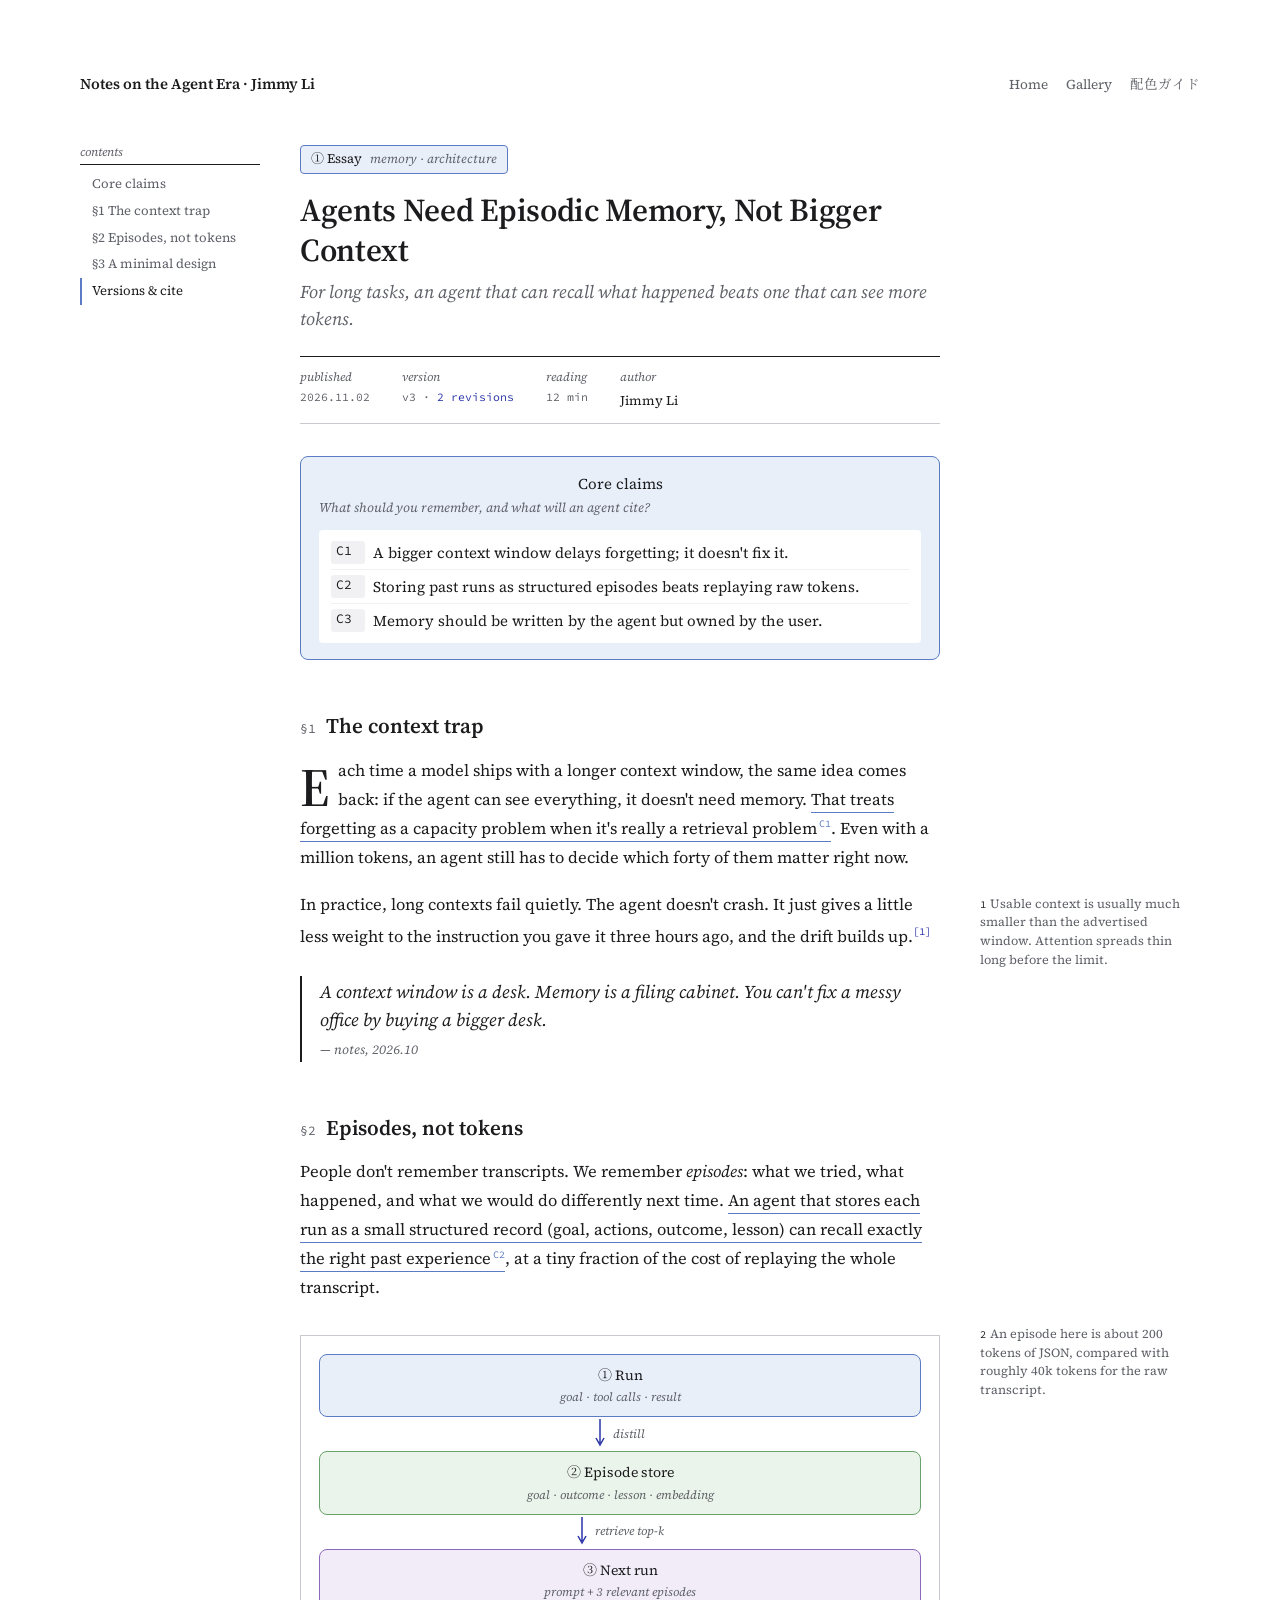
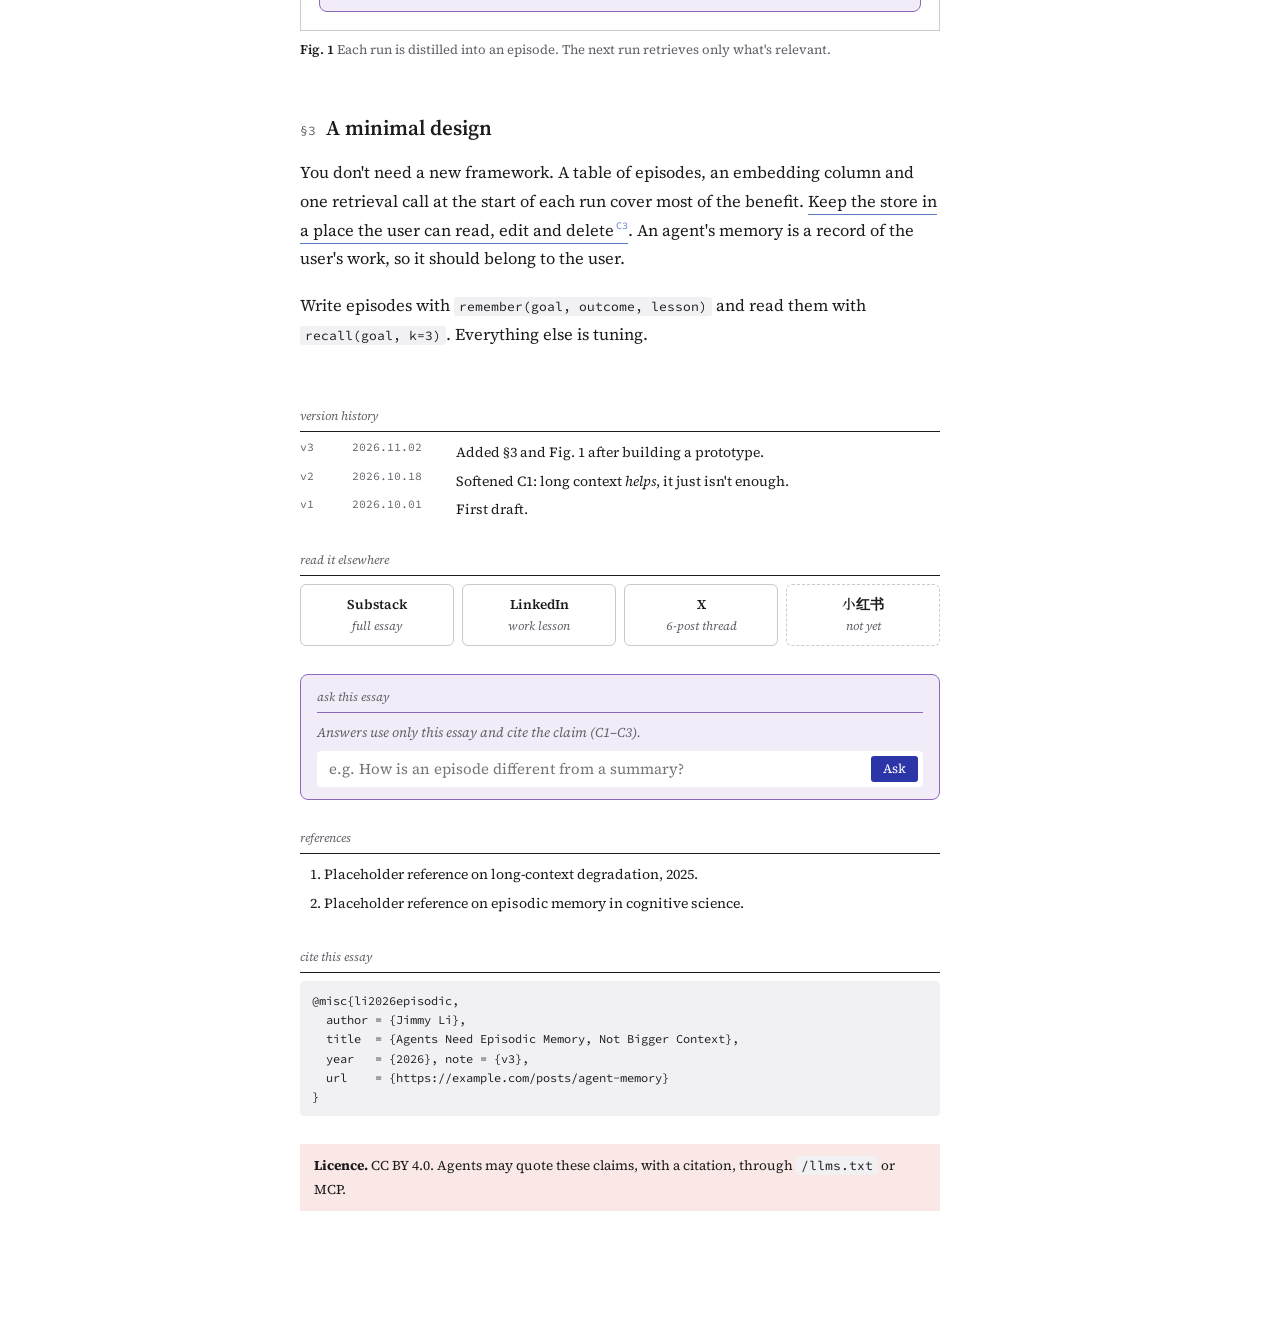
<file: posts/agent-memory.html>
<!doctype html>
<html lang="en">
<head>
<meta charset="utf-8">
<meta name="viewport" content="width=device-width, initial-scale=1">
<title>Agents Need Episodic Memory</title>
<meta name="description" content="Retrieving past episodes beats scaling the context window for long-horizon agent tasks.">
<link rel="alternate" type="text/markdown" href="agent-memory.md" title="Markdown source for agents">
<link href="https://fonts.googleapis.com/css2?family=Source+Serif+4:ital,opsz,wght@0,8..60,400;0,8..60,600;1,8..60,400&family=Noto+Serif+JP:wght@400;600&family=Source+Sans+3:wght@400;600&family=Source+Code+Pro&display=swap" rel="stylesheet">
<link rel="stylesheet" href="../styles/tokens.css?v=3">
<link rel="stylesheet" href="../styles/nav.css">
<style>
*{box-sizing:border-box;margin:0;padding:0}
body{background:var(--bg);color:var(--ink);font:16.5px/1.75 var(--serif)}
a{color:var(--wire);text-decoration:none}
a:hover{text-decoration:underline;text-underline-offset:3px}
code{font:13px var(--mono);background:var(--chip);padding:1px 5px;border-radius:3px}
.num{font:11.5px var(--mono);color:var(--mute)}
.bar{position:fixed;top:0;left:0;height:2px;width:0;background:var(--wire);z-index:9}

/* layout: toc | body | margin notes */
.page{display:grid;grid-template-columns:180px minmax(0,640px) 220px;gap:0 40px;justify-content:center;padding:72px 16px 120px}
.top{grid-column:1/-1;display:flex;justify-content:space-between;font-size:13px;color:var(--mute);margin-bottom:48px}
.top a{color:inherit}

/* toc */
.toc{position:sticky;top:40px;align-self:start;font-size:13px}
.toc b{display:block;font:italic 12px var(--serif);color:var(--mute);border-bottom:1px solid var(--ink);padding-bottom:4px;margin-bottom:6px;font-weight:400}
.toc a{display:block;color:var(--mute);padding:2px 0 2px 10px;border-left:2px solid transparent}
.toc a.on{color:var(--ink);border-color:var(--blue-bd)}
.toc a:hover{text-decoration:none;color:var(--wire)}

/* header */
.lab{display:inline-flex;gap:8px;align-items:baseline;font-size:13px;padding:2px 10px;border-radius:4px;border:1.5px solid;background:var(--blue-bg);border-color:var(--blue-bd)}
.lab i{color:var(--mute);font-size:12.5px}
h1{font-weight:600;font-size:32px;line-height:1.25;letter-spacing:-.01em;margin:16px 0 8px}
.dek{font-style:italic;color:var(--mute);font-size:18px;line-height:1.5}
.meta{display:grid;grid-template-columns:repeat(4,auto);justify-content:start;gap:2px 32px;margin:24px 0 32px;padding:10px 0;border-top:1px solid var(--ink);border-bottom:1px solid var(--hair);font-size:13px}
.meta dt{font-style:italic;color:var(--mute);font-size:12px}
.meta dd{grid-row:2}

/* claims (abstract) */
.claims{background:var(--blue-bg);border:1.5px solid var(--blue-bd);border-radius:8px;padding:14px 18px 16px;margin-bottom:40px}
.claims h2{font-weight:400;font-size:15px;text-align:center;margin:0}
.claims .q{font-style:italic;color:var(--mute);font-size:13px;margin:0 0 10px}
.claims ol{list-style:none;background:var(--card);border-radius:4px;padding:6px 12px}
.claims li{display:grid;grid-template-columns:34px 1fr;gap:8px;padding:5px 0;border-bottom:1px solid var(--chip);font-size:15px;line-height:1.55}
.claims li:last-child{border:0}

/* prose */
article h2{font-weight:600;font-size:21px;margin:48px 0 12px;scroll-margin-top:24px}
article h2 .sec{font:13px var(--mono);color:var(--mute);margin-right:10px;font-weight:400}
article p{margin:0 0 18px;hyphens:auto}
article p:first-of-type::first-letter{float:left;font-size:54px;line-height:.9;padding:6px 8px 0 0;font-weight:600}
mark.c{background:none;border-bottom:1.5px solid var(--blue-bd);color:inherit;padding-bottom:1px}
mark.c sup{font:10px var(--mono);color:var(--blue-bd);margin-left:2px}
blockquote{border-left:2px solid var(--ink);padding:2px 0 2px 18px;margin:24px 0;font-style:italic;font-size:18px;line-height:1.55}
blockquote cite{display:block;font-size:13px;color:var(--mute);margin-top:6px}
sup.fn a{font:10.5px var(--mono)}

/* margin notes */
.sn{float:right;clear:right;width:220px;margin-right:-260px;margin-top:4px;font-size:12.5px;line-height:1.5;color:var(--mute);position:relative}
.sn b{font:10.5px var(--mono);color:var(--ink);margin-right:4px}

/* figure: diagram panels */
figure{margin:32px 0}
.fig{border:1px solid var(--hair);padding:18px;display:grid;gap:0;justify-items:stretch}
.pn{border:1.5px solid;border-radius:8px;padding:8px 14px;text-align:center;font-size:14px}
.pn small{display:block;font-style:italic;color:var(--mute);font-size:12px}
.pn.b{background:var(--blue-bg);border-color:var(--blue-bd)}
.pn.g{background:var(--green-bg);border-color:var(--green-bd)}
.pn.v{background:var(--violet-bg);border-color:var(--violet-bd)}
.wire{display:flex;justify-content:center;align-items:center;gap:8px;height:34px;font-style:italic;font-size:12px;color:var(--mute)}
.wire svg path{stroke:var(--wire);stroke-width:1.5;fill:none}
figcaption{font-size:13px;color:var(--mute);margin-top:8px}
figcaption b{color:var(--ink);font-weight:600}

/* end matter */
.end{margin-top:56px;display:grid;gap:28px}
.end h3{font-weight:400;font-size:12px;font-style:italic;color:var(--mute);border-bottom:1px solid var(--ink);padding-bottom:4px;margin-bottom:8px}
.log{display:grid;grid-template-columns:40px 92px 1fr;gap:4px 12px;font-size:14px}
.nodes{display:grid;grid-template-columns:repeat(4,1fr);gap:8px}
.node{border:1.5px solid var(--hair);border-radius:6px;padding:8px 6px;text-align:center;font-size:13.5px;font-weight:600;color:var(--ink);background:var(--card)}
.node small{display:block;font-weight:400;font-style:italic;color:var(--mute);font-size:12px}
.node.d{border-style:dashed;background:transparent}
.node:hover{border-color:var(--wire);text-decoration:none}
.ask{background:var(--violet-bg);border:1.5px solid var(--violet-bd);border-radius:8px;padding:12px 16px}
.ask form{display:flex;gap:8px;background:var(--card);border-radius:4px;padding:5px 5px 5px 12px;margin-top:6px}
.ask input{flex:1;border:0;background:none;font:inherit;font-size:15px;color:var(--ink);outline:none}
.ask button{border:0;background:var(--wire);color:#fff;font:13px var(--serif);border-radius:3px;padding:2px 12px;cursor:pointer}
.ask p{font-size:13.5px;font-style:italic;color:var(--mute)}
#out p{font-style:normal;color:var(--ink);margin-top:8px;border-left:2px solid var(--violet-bd);padding-left:10px}
.refs{padding-left:24px;font-size:14px}
.refs li{margin-bottom:4px}
pre.cite{font:12px/1.6 var(--mono);background:var(--chip);padding:10px 12px;border-radius:4px;overflow-x:auto;white-space:pre}
.rose{background:var(--rose-bg);padding:10px 14px;font-size:13.5px}

@media (max-width:1180px){
  .page{grid-template-columns:minmax(0,680px);}
  .toc{display:none}
  .sn{float:none;display:block;width:auto;margin:0 0 18px;padding-left:12px;border-left:1px solid var(--hair)}
}
@media (max-width:560px){
  body{font-size:16px}h1{font-size:26px}.page{padding-top:40px}
  .meta{grid-template-columns:repeat(2,auto)}.meta dd{grid-row:auto}
  .nodes{grid-template-columns:repeat(2,1fr)}.log{grid-template-columns:36px 1fr}.log .num:nth-child(3n+2){display:none}
}
</style>
</head>
<body>
<div class="bar" id="bar"></div>
<div class="page">

  <nav class="top sitenav" aria-label="Site"><a href="../index.html">Notes on the Agent Era · Jimmy Li</a><div><a href="../index.html">Home</a><a href="../gallery.html">Gallery</a><a href="../styleguide.html">配色ガイド</a></div></nav>

  <aside class="toc">
    <b>contents</b>
    <a href="#claims">Core claims</a>
    <a href="#s1">§1 The context trap</a>
    <a href="#s2">§2 Episodes, not tokens</a>
    <a href="#s3">§3 A minimal design</a>
    <a href="#end">Versions &amp; cite</a>
  </aside>

  <main>
    <header>
      <span class="lab">① Essay <i>memory · architecture</i></span>
      <h1>Agents Need Episodic Memory, Not Bigger Context</h1>
      <p class="dek">For long tasks, an agent that can recall what happened beats one that can see more tokens.</p>
      <dl class="meta">
        <dt>published</dt><dd class="num">2026.11.02</dd>
        <dt>version</dt><dd class="num">v3 · <a href="#log">2 revisions</a></dd>
        <dt>reading</dt><dd class="num">12 min</dd>
        <dt>author</dt><dd>Jimmy Li</dd>
      </dl>
    </header>

    <section class="claims" id="claims">
      <h2>Core claims</h2>
      <p class="q">What should you remember, and what will an agent cite?</p>
      <ol>
        <li><code>C1</code><span>A bigger context window delays forgetting; it doesn't fix it.</span></li>
        <li><code>C2</code><span>Storing past runs as structured episodes beats replaying raw tokens.</span></li>
        <li><code>C3</code><span>Memory should be written by the agent but owned by the user.</span></li>
      </ol>
    </section>

    <article>
      <h2 id="s1"><span class="sec">§1</span>The context trap</h2>
      <p>Each time a model ships with a longer context window, the same idea comes back: if the agent can see everything, it doesn't need memory. <mark class="c">That treats forgetting as a capacity problem when it's really a retrieval problem<sup>C1</sup></mark>. Even with a million tokens, an agent still has to decide which forty of them matter right now.</p>
      <span class="sn"><b>1</b>Usable context is usually much smaller than the advertised window. Attention spreads thin long before the limit.</span>
      <p>In practice, long contexts fail quietly. The agent doesn't crash. It just gives a little less weight to the instruction you gave it three hours ago, and the drift builds up.<sup class="fn"><a href="#r1">[1]</a></sup></p>

      <blockquote>A context window is a desk. Memory is a filing cabinet. You can't fix a messy office by buying a bigger desk.<cite>— notes, 2026.10</cite></blockquote>

      <h2 id="s2"><span class="sec">§2</span>Episodes, not tokens</h2>
      <p>People don't remember transcripts. We remember <em>episodes</em>: what we tried, what happened, and what we would do differently next time. <mark class="c">An agent that stores each run as a small structured record (goal, actions, outcome, lesson) can recall exactly the right past experience<sup>C2</sup></mark>, at a tiny fraction of the cost of replaying the whole transcript.</p>
      <span class="sn"><b>2</b>An episode here is about 200 tokens of JSON, compared with roughly 40k tokens for the raw transcript.</span>

      <figure>
        <div class="fig">
          <div class="pn b">① Run<small>goal · tool calls · result</small></div>
          <div class="wire"><svg width="10" height="30"><path d="M5 0 V24 M1 19 L5 26 L9 19"/></svg>distill</div>
          <div class="pn g">② Episode store<small>goal · outcome · lesson · embedding</small></div>
          <div class="wire"><svg width="10" height="30"><path d="M5 0 V24 M1 19 L5 26 L9 19"/></svg>retrieve top-k</div>
          <div class="pn v">③ Next run<small>prompt + 3 relevant episodes</small></div>
        </div>
        <figcaption><b>Fig. 1</b> Each run is distilled into an episode. The next run retrieves only what's relevant.</figcaption>
      </figure>

      <h2 id="s3"><span class="sec">§3</span>A minimal design</h2>
      <p>You don't need a new framework. A table of episodes, an embedding column and one retrieval call at the start of each run cover most of the benefit. <mark class="c">Keep the store in a place the user can read, edit and delete<sup>C3</sup></mark>. An agent's memory is a record of the user's work, so it should belong to the user.</p>
      <p>Write episodes with <code>remember(goal, outcome, lesson)</code> and read them with <code>recall(goal, k=3)</code>. Everything else is tuning.</p>
    </article>

    <div class="end" id="end">
      <section id="log">
        <h3>version history</h3>
        <div class="log">
          <span class="num">v3</span><span class="num">2026.11.02</span><span>Added §3 and Fig. 1 after building a prototype.</span>
          <span class="num">v2</span><span class="num">2026.10.18</span><span>Softened C1: long context <em>helps</em>, it just isn't enough.</span>
          <span class="num">v1</span><span class="num">2026.10.01</span><span>First draft.</span>
        </div>
      </section>

      <section>
        <h3>read it elsewhere</h3>
        <div class="nodes">
          <a class="node" href="#">Substack<small>full essay</small></a>
          <a class="node" href="#">LinkedIn<small>work lesson</small></a>
          <a class="node" href="#">X<small>6-post thread</small></a>
          <a class="node d" href="#">小红书<small>not yet</small></a>
        </div>
      </section>

      <section class="ask">
        <h3 style="border-color:var(--violet-bd)">ask this essay</h3>
        <p>Answers use only this essay and cite the claim (C1–C3).</p>
        <form id="f"><input id="q" placeholder="e.g. How is an episode different from a summary?" aria-label="Ask about this essay"><button>Ask</button></form>
        <div id="out"></div>
      </section>

      <section>
        <h3>references</h3>
        <ol class="refs">
          <li id="r1">Placeholder reference on long-context degradation, 2025.</li>
          <li>Placeholder reference on episodic memory in cognitive science.</li>
        </ol>
      </section>

      <section id="cite">
        <h3>cite this essay</h3>
<pre class="cite">@misc{li2026episodic,
  author = {Jimmy Li},
  title  = {Agents Need Episodic Memory, Not Bigger Context},
  year   = {2026}, note = {v3},
  url    = {https://example.com/posts/agent-memory}
}</pre>
      </section>

      <p class="rose"><b>Licence.</b> CC BY 4.0. Agents may quote these claims, with a citation, through <code>/llms.txt</code> or MCP.</p>
    </div>
  </main>

  <div></div>
</div>
<script>
const bar=document.getElementById('bar');
addEventListener('scroll',()=>{const h=document.documentElement;bar.style.width=(h.scrollTop/(h.scrollHeight-h.clientHeight||1)*100)+'%'},{passive:true});
const links=[...document.querySelectorAll('.toc a')];
const so=new IntersectionObserver(es=>es.forEach(e=>{if(e.isIntersecting)links.forEach(a=>a.classList.toggle('on',a.hash==='#'+e.target.id))}),{rootMargin:'-20% 0px -70% 0px'});
document.querySelectorAll('#claims,article h2,#end').forEach(s=>so.observe(s));
// demo only: replace with the MCP/API backend
const out=document.getElementById('out'),q=document.getElementById('q');
document.getElementById('f').onsubmit=e=>{e.preventDefault();if(!q.value.trim())return;const p=document.createElement('p');p.textContent='Demo reply. Once connected, the answer will quote this essay and cite C1–C3.';out.appendChild(p);q.value=''};
</script>
</body>
</html>
</file>
<file: styles/tokens.css>
/* AgentBlog design tokens — "Diagram" system
   Tinted panels, coloured hairline borders, indigo connectors, mono chips. */
:root{
  /* base */
  --bg:#ffffff;
  --ink:#1c1c1e;
  --mute:#5f6168;          /* italic subtitles, labels */
  --card:#ffffff;          /* inner cards sit on tinted panels */
  --chip:#f1f1f3;          /* inline code background */
  --hair:#c9c9cf;          /* neutral card border / dashed */

  /* connectors */
  --wire:#2b35a8;          /* indigo arrows, links */

  /* panel families: tint + border */
  --blue-bg:#e9eff9;   --blue-bd:#5b7cc4;     /* ① primary layer  — Essays   */
  --green-bg:#ebf4ea;  --green-bd:#6aa36a;    /* ② transport      — Notes    */
  --amber-bg:#fdf3e2;  --amber-bd:#d29a3a;    /* ③ config         — Me       */
  --violet-bg:#f2ecf8; --violet-bd:#8c68bd;   /* ④ endpoints      — Ask      */
  --rose-bg:#fae8e7;   --rose-bd:#d9a29d;     /* caveats / rules             */

  /* type */
  --serif:"Source Serif 4","Noto Serif JP",Georgia,serif;   /* body + titles: academic */
  --sans:"Source Sans 3",system-ui,sans-serif;              /* small UI labels only */
  --mono:"Source Code Pro",ui-monospace,monospace;
  --fs-xs:12px; --fs-s:13.5px; --fs-m:15px; --fs-l:18px; --fs-xl:22px;

  /* shape & space */
  --r-panel:8px; --r-card:4px; --bw:1.5px;
  --s1:4px; --s2:8px; --s3:12px; --s4:16px; --s5:24px; --s6:40px; --s7:64px;
}
@media (prefers-color-scheme:dark){:root:not([data-theme="light"]){
  --bg:#141518; --ink:#e7e7ea; --mute:#9a9ca4; --card:#1c1d21; --chip:#2a2b30; --hair:#3a3b42;
  --wire:#8c95ff;
  --blue-bg:#18202e;   --blue-bd:#5b7cc4;
  --green-bg:#17231a;  --green-bd:#5e9a5e;
  --amber-bg:#2a2214;  --amber-bd:#c48d32;
  --violet-bg:#221b2c; --violet-bd:#9a78c9;
  --rose-bg:#2c1c1c;   --rose-bd:#a8706b;
}}
:root[data-theme="dark"]{
  --bg:#141518; --ink:#e7e7ea; --mute:#9a9ca4; --card:#1c1d21; --chip:#2a2b30; --hair:#3a3b42;
  --wire:#8c95ff;
  --blue-bg:#18202e;   --blue-bd:#5b7cc4;
  --green-bg:#17231a;  --green-bd:#5e9a5e;
  --amber-bg:#2a2214;  --amber-bd:#c48d32;
  --violet-bg:#221b2c; --violet-bd:#9a78c9;
  --rose-bg:#2c1c1c;   --rose-bd:#a8706b;
}
</file>
<file: styles/nav.css>
/* Site nav shared by article pages and the colour guide.
   Matches the nav on index.html and gallery.html. */
.sitenav{display:flex;justify-content:space-between;align-items:baseline;flex-wrap:wrap;gap:8px;font:13.5px/1.6 var(--serif);color:var(--ink)}
.sitenav>a{font-weight:600;font-size:15px;color:var(--ink);text-decoration:none}
.sitenav div{display:flex;gap:18px}
.sitenav div a{color:var(--mute);text-decoration:none;transition:color .2s}
.sitenav a:hover{color:var(--wire);text-decoration:none}
.sitenav div a.on{color:var(--ink);border-bottom:1.5px solid var(--wire)}
.sitenav.top{color:var(--ink);font-size:13.5px}
.sitenav.top>a{color:var(--ink)}
</file>
